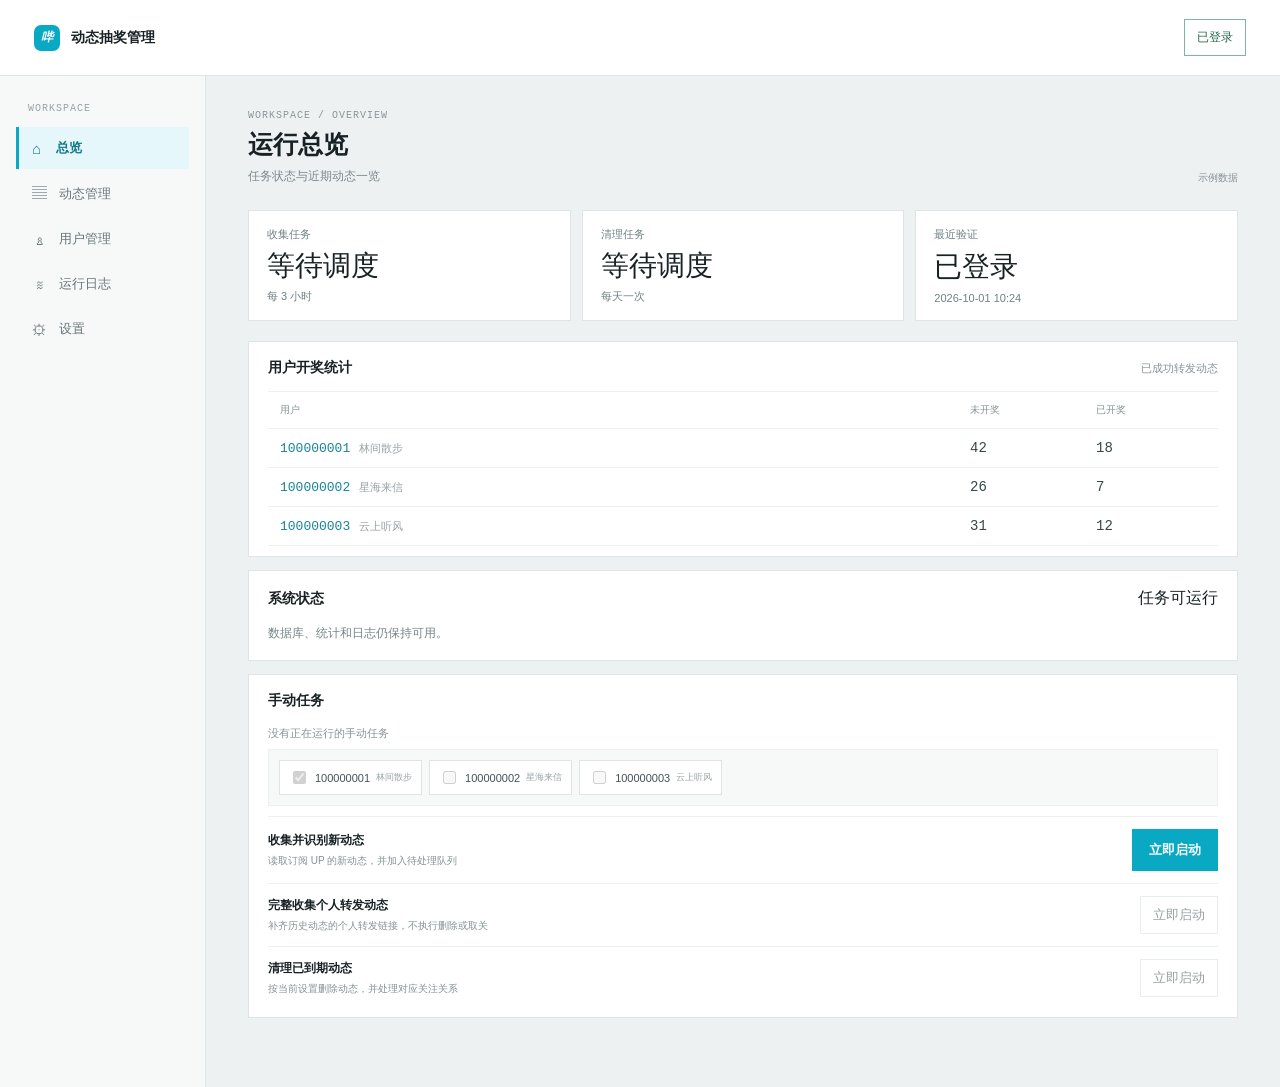
<file: admin-preview.html>
<!doctype html>
<html lang="zh-CN">
<head>
  <meta charset="utf-8">
  <meta name="viewport" content="width=device-width, initial-scale=1">
  <meta name="description" content="动态抽奖管理页面的脱敏静态预览">
  <title>Bili Draw Console · 脱敏预览</title>
  <link rel="stylesheet" href="admin_web/static/style.css">
</head>
<body>
  <header class="topbar">
    <div class="console-brand"><span class="bili-mark">哔</span><h1>动态抽奖管理</h1></div>
    <div class="badge ok" title="虚构示例状态">已登录</div>
  </header>
  <main class="layout">
    <aside class="rail">
      <p class="rail-caption">WORKSPACE</p>
      <button class="nav active" data-tab="overview"><span class="nav-glyph">⌂</span>总览</button>
      <button class="nav" data-tab="dynamics"><span class="nav-glyph">▤</span>动态管理</button>
      <button class="nav" data-tab="users"><span class="nav-glyph">♙</span>用户管理</button>
      <button class="nav" data-tab="logs"><span class="nav-glyph">≋</span>运行日志</button>
      <button class="nav" data-tab="settings"><span class="nav-glyph">⚙</span>设置</button>
    </aside>
    <section class="content">
      <div id="overview" class="tab active">
        <div class="section-head"><div><p class="kicker">WORKSPACE / OVERVIEW</p><h2>运行总览</h2><p class="page-subtitle">任务状态与近期动态一览</p></div><span>示例数据</span></div>
        <div class="metric-grid">
          <article class="metric"><span>收集任务</span><strong>等待调度</strong><small>每 3 小时</small></article>
          <article class="metric"><span>清理任务</span><strong>等待调度</strong><small>每天一次</small></article>
          <article class="metric"><span>最近验证</span><strong>已登录</strong><small>2026-10-01 10:24</small></article>
        </div>
        <div class="panel overview-draw-panel"><div class="panel-title"><h3>用户开奖统计</h3><span>已成功转发动态</span></div><div class="user-draw-stats">
          <div class="user-draw-head"><span>用户</span><span>未开奖</span><span>已开奖</span></div>
          <div class="user-draw-row"><div><strong>100000001</strong><span>林间散步</span></div><strong>42</strong><strong>18</strong></div>
          <div class="user-draw-row"><div><strong>100000002</strong><span>星海来信</span></div><strong>26</strong><strong>7</strong></div>
          <div class="user-draw-row"><div><strong>100000003</strong><span>云上听风</span></div><strong>31</strong><strong>12</strong></div>
        </div></div>
        <div class="panel"><div class="panel-title"><h3>系统状态</h3><span>任务可运行</span></div><p>数据库、统计和日志仍保持可用。</p></div>
        <div class="manual-actions panel">
          <div class="panel-title"><h3>手动任务</h3></div>
          <p class="manual-task-status">没有正在运行的手动任务</p>
          <div class="manual-user-picker">
            <label class="manual-user-option"><input type="checkbox" checked disabled><span>100000001</span><small>林间散步</small></label>
            <label class="manual-user-option"><input type="checkbox" disabled><span>100000002</span><small>星海来信</small></label>
            <label class="manual-user-option"><input type="checkbox" disabled><span>100000003</span><small>云上听风</small></label>
          </div>
          <div class="task-line"><div><strong>收集并识别新动态</strong><small>读取订阅 UP 的新动态，并加入待处理队列</small></div><button class="primary" disabled>立即启动</button></div>
          <div class="task-line"><div><strong>完整收集个人转发动态</strong><small>补齐历史动态的个人转发链接，不执行删除或取关</small></div><button class="secondary" disabled>立即启动</button></div>
          <div class="task-line"><div><strong>清理已到期动态</strong><small>按当前设置删除动态，并处理对应关注关系</small></div><button class="secondary" disabled>立即启动</button></div>
        </div>
      </div>
      <div id="dynamics" class="tab">
        <div class="section-head"><div><p class="kicker">QUEUE / DYNAMICS</p><h2>动态管理</h2><p class="page-subtitle">检查失败识别与疑似过期记录</p></div><div class="section-actions"><button class="secondary" disabled>刷新列表</button></div></div>
        <details class="fold" open>
          <summary>失败动态 <span>1</span></summary>
          <div class="section-actions queue-actions"><button class="secondary" disabled>全部重新识别</button><button class="secondary" disabled>全部标记页面丢失</button><span class="table-note">识别间隔 20–30 秒</span><button class="icon-button" title="刷新失败动态" disabled>↻</button></div>
          <div class="table-wrap dynamic-table"><table><thead><tr><th>动态</th><th>UP</th><th>入库时间</th><th>动态发布时间</th><th>开奖时间</th><th>状态</th><th>操作</th></tr></thead><tbody><tr><td><a href="#">https://t.bilibili.com/示例动态</a><span class="subline">动态 ID 100000000001</span></td><td>示例 UP</td><td>2026-10-01 10:10</td><td>2026-10-01 09:50</td><td>未识别</td><td><span class="state">识别失败</span></td><td><button class="secondary" disabled>页面丢失</button></td></tr></tbody></table></div>
        </details>
        <details class="fold">
          <summary>过期/疑似误判动态 <span>1</span></summary>
          <div class="section-actions queue-actions"><button class="secondary" disabled>全部重新识别（100条）</button><span class="table-note">按入库顺序处理 · 20–30 秒间隔</span><button class="icon-button" title="刷新过期动态" disabled>↻</button></div>
          <div class="table-wrap dynamic-table"><table><thead><tr><th>动态</th><th>UP</th><th>入库时间</th><th>动态发布时间</th><th>开奖时间</th><th>状态</th><th>操作</th></tr></thead><tbody><tr><td><a href="#">https://t.bilibili.com/示例动态</a><span class="subline">动态 ID 100000000002</span></td><td>示例 UP</td><td>2026-09-30 16:20</td><td>2026-09-29 12:00</td><td>2026-09-30 12:00</td><td><span class="state pending">疑似过期</span></td><td><button class="secondary" disabled>重新识别</button></td></tr></tbody></table></div>
        </details>
      </div>
      <div id="users" class="tab">
        <div class="section-head"><div><p class="kicker">ACCOUNTS / USERS</p><h2>用户管理</h2><p class="page-subtitle">管理独立的 B 站登录会话</p></div><div class="section-actions"><button class="primary" disabled>添加用户 / 扫码登录</button><button class="icon-button" title="刷新用户列表" disabled>↻</button></div></div>
        <div class="user-list">
          <article class="user-row"><div class="user-identity"><strong>100000001</strong><span class="user-remark">林间散步</span><small>林间散步</small></div><div class="user-state"><span class="state good">已登录</span><small>Cookie 已保存 · 2026-10-01 10:24</small></div><div class="user-edit"><input class="user-remark-input" value="林间散步" aria-label="用户备注" disabled><button class="secondary" disabled>保存备注</button></div><div class="user-actions"><button class="secondary" disabled>重新登录</button><button class="secondary" disabled>验证 Cookie</button><button class="secondary" disabled>停用</button></div></article>
          <article class="user-row"><div class="user-identity"><strong>100000002</strong><span class="user-remark">星海来信</span><small>星海来信</small></div><div class="user-state"><span class="state good">已登录</span><small>Cookie 已保存 · 2026-10-01 10:21</small></div><div class="user-edit"><input class="user-remark-input" value="星海来信" aria-label="用户备注" disabled><button class="secondary" disabled>保存备注</button></div><div class="user-actions"><button class="secondary" disabled>重新登录</button><button class="secondary" disabled>验证 Cookie</button><button class="secondary" disabled>停用</button></div></article>
          <article class="user-row"><div class="user-identity"><strong>100000003</strong><span class="user-remark">云上听风</span><small>云上听风</small></div><div class="user-state"><span class="state good">已登录</span><small>Cookie 已保存 · 2026-10-01 10:18</small></div><div class="user-edit"><input class="user-remark-input" value="云上听风" aria-label="用户备注" disabled><button class="secondary" disabled>保存备注</button></div><div class="user-actions"><button class="secondary" disabled>重新登录</button><button class="secondary" disabled>验证 Cookie</button><button class="secondary" disabled>停用</button></div></article>
        </div>
      </div>
      <div id="logs" class="tab">
        <div class="section-head"><div><p class="kicker">TRACE / SERVICE</p><h2>运行日志</h2><p class="page-subtitle">任务、登录与动态处理记录</p><span class="log-refresh-state">进入页面后每 3 秒刷新</span></div><div class="section-actions"><select title="日志显示范围" disabled><option>最近 200 行</option></select><label class="check"><input type="checkbox" disabled> 仅错误</label><button class="icon-button" title="立即刷新日志" disabled>↻</button></div></div>
        <section class="log-panel"><div class="log-box"><div class="log-row"><span class="log-time">2026-10-01 10:24:18,000</span><span class="log-level">INFO</span><span class="log-message">示例任务 · 收集任务完成，新增动态 12 条</span></div><div class="log-row"><span class="log-time">2026-10-01 10:23:51,000</span><span class="log-level">INFO</span><span class="log-message">示例用户 100000002 · 登录状态有效</span></div><div class="log-row"><span class="log-time">2026-10-01 10:22:06,000</span><span class="log-level">INFO</span><span class="log-message">动态识别 · 待开奖 3 条</span></div></div></section>
      </div>
      <div id="settings" class="tab">
        <div class="section-head"><div><p class="kicker">ACCOUNT</p><h2>账号设置</h2></div></div>
        <div class="settings-list">
          <section class="settings-entry">
            <div class="settings-label"><h3>过期动态清理</h3><p>设置到期动态的处理方式。</p></div>
            <div class="settings-control"><label class="setting-row"><span>清理方式</span><select disabled><option>删除动态并取关</option></select></label><p class="hint">当前删除本人过期动态，并在确认没有其他有效抽奖后取关相关 UP。</p><button class="primary" disabled>保存清理设置</button></div>
          </section>
          <section class="settings-entry">
            <div class="settings-label"><h3>扫描数量</h3><p>控制单轮动态扫描上限。</p></div>
            <div class="settings-control"><label class="setting-row"><span>单轮最大检查数</span><input type="number" value="100" disabled></label><p class="hint">保存后用于后续扫描任务，并在重启后保留。</p><button class="primary" disabled>保存扫描设置</button></div>
          </section>
          <details class="settings-entry settings-ups">
            <summary class="settings-entry-summary"><span class="settings-label"><strong>订阅 UP</strong><small>前端追加订阅与环境变量合并结果</small></span><span class="settings-entry-value">追加 2 项 · 最终生效 4 项</span></summary>
            <div class="settings-entry-detail">
              <label class="stacked-field"><span>前端追加订阅</span><textarea rows="6" disabled>示例 UP 一
示例 UP 二</textarea></label>
              <p class="hint">不会覆盖 .env；保存后与 .env 的 ups 合并去重，下一轮收集任务生效。</p>
              <div class="up-summary"><span>.env 保底</span><code>示例 UP A | 示例 UP B</code><span>最终生效</span><code>示例 UP A | 示例 UP B | 示例 UP 一 | 示例 UP 二</code></div>
              <button class="primary" disabled>保存订阅 UP</button>
            </div>
          </details>
          <section class="settings-entry">
            <div class="settings-label"><h3>安全边界</h3></div>
            <p class="settings-description">管理端仅绑定本机。Cookie 只保存到容器共享目录，不显示在页面，也不写入数据库。</p>
          </section>
        </div>
      </div>
    </section>
  </main>
  <script>
    document.querySelectorAll(".nav").forEach(button=>button.addEventListener("click",()=>{
      document.querySelectorAll(".tab").forEach(tab=>tab.classList.toggle("active",tab.id===button.dataset.tab));
      document.querySelectorAll(".nav").forEach(item=>item.classList.toggle("active",item===button));
    }));
  </script>
</body>
</html>
</file>
<file: admin_web/static/style.css>
:root{--ink:#182124;--muted:#788486;--paper:#f3f6f3;--line:#d6dfdb;--signal:#e85d3f;--white:#fff;--mono:"IBM Plex Mono","Cascadia Mono",monospace}
*{box-sizing:border-box}body{margin:0;background:var(--paper);color:var(--ink);font-family:Inter,"Microsoft YaHei",sans-serif}.topbar{height:108px;padding:24px 38px;display:flex;align-items:center;justify-content:space-between;border-bottom:1px solid var(--line);background:#e7efea}h1,h2,h3,p{margin:0}h1{font-size:25px}.kicker{font:11px var(--mono);letter-spacing:1.6px;color:var(--muted);margin-bottom:7px}.badge{font:12px var(--mono);padding:9px 12px;border:1px solid var(--line);background:var(--white)}.badge.ok{border-color:#7fb49e;color:#24664a}.badge.bad{border-color:#e9a18f;color:#a33a26}.layout{display:grid;grid-template-columns:190px minmax(0,1fr);min-height:calc(100vh - 108px)}.rail{padding:26px 18px;border-right:1px solid var(--line);background:#edf3ef}.nav{width:100%;border:0;background:transparent;text-align:left;padding:13px 14px;margin-bottom:5px;color:var(--muted);font-size:14px;cursor:pointer}.nav.active,.nav:hover{background:var(--ink);color:var(--white)}.content{max-width:1200px;width:100%;padding:36px 42px}.tab{display:none}.tab.active{display:block}.section-head{display:flex;justify-content:space-between;align-items:flex-end;margin-bottom:25px}h2{font-size:32px;font-weight:650}.section-head>span{font:11px var(--mono);color:var(--muted)}.metric-grid{display:grid;grid-template-columns:repeat(4,1fr);gap:12px;margin-bottom:28px}.metric,.panel{background:var(--white);border:1px solid var(--line);padding:20px}.metric{min-height:135px;display:flex;flex-direction:column;justify-content:space-between}.metric span,.metric small{font-size:12px;color:var(--muted)}.metric strong{font:32px var(--mono);font-weight:500}.metric.warning strong{color:var(--signal)}.panel-title{display:flex;justify-content:space-between;align-items:center;margin-bottom:12px}.panel h3,.panel-title h3{font-size:15px}.panel p{font-size:14px;line-height:1.7;color:var(--muted)}.icon-button{border:1px solid var(--line);background:var(--white);font-size:20px;width:38px;height:38px;cursor:pointer}.failure-list{display:grid;gap:10px}.failure{background:var(--white);border-left:4px solid var(--signal);padding:17px 19px;display:flex;justify-content:space-between;gap:20px;align-items:center}.failure a{color:var(--ink);text-decoration:none;font-weight:600}.failure small{display:block;color:var(--muted);margin-top:7px}.failure code{font:11px var(--mono);color:var(--signal)}.fold{margin-top:18px;border-top:1px solid var(--line);padding-top:18px;color:var(--muted)}.fold summary{cursor:pointer;color:var(--ink)}.log-box{min-height:420px;background:#192326;color:#d6eee3;padding:20px;overflow:auto;font:12px/1.7 var(--mono);white-space:pre-wrap}.settings-grid{display:grid;grid-template-columns:1.3fr 1fr;gap:14px}.primary{border:0;background:var(--signal);color:white;padding:12px 17px;cursor:pointer;font-weight:600}.secondary{border:1px solid var(--line);background:var(--white);color:var(--ink);padding:9px 12px;cursor:pointer}.modal-actions{display:flex;gap:8px;align-items:center}.hint{margin-top:13px!important;font-size:12px!important}.hidden{display:none}.modal{position:fixed;inset:0;z-index:20;display:grid;place-items:center}.modal.hidden{display:none}.modal-backdrop{position:absolute;inset:0;background:rgba(24,33,36,.62)}.modal-card{position:relative;width:min(920px,calc(100vw - 32px));background:var(--paper);border:1px solid var(--line);box-shadow:0 24px 70px rgba(24,33,36,.25);padding:22px}.modal-head{display:flex;align-items:flex-start;justify-content:space-between;margin-bottom:17px}.modal-head h3{font-size:22px}.browser-frame{position:relative;height:min(620px,70vh);background:#111;border:1px solid #273235;overflow:hidden}.browser-frame iframe{display:block;width:100%;height:100%;border:0;background:#111}.browser-loading{position:absolute;inset:0;display:grid;place-items:center;color:#d6eee3;font:13px var(--mono);background:#192326}.browser-loading.hidden{display:none}.modal-foot{display:flex;justify-content:space-between;gap:16px;padding-top:14px;color:var(--muted);font-size:12px}.modal-foot span:last-child{font-family:var(--mono);color:var(--ink)}@media(max-width:760px){.topbar{height:auto;padding:22px}.layout{display:block}.rail{display:flex;overflow:auto;border-right:0;border-bottom:1px solid var(--line);padding:10px}.nav{white-space:nowrap;width:auto;margin:0}.content{padding:25px 18px}.metric-grid{grid-template-columns:repeat(2,1fr)}.settings-grid{grid-template-columns:1fr}h2{font-size:27px}.failure{display:block}.failure code{display:block;margin-top:12px}.modal-card{padding:15px}.browser-frame{height:65vh}.modal-foot{display:block}.modal-foot span{display:block;margin-top:6px}}
:root{--ink:#182124;--muted:#788486;--paper:#f3f6f3;--line:#d6dfdb;--signal:#e85d3f;--white:#fff;--mono:"IBM Plex Mono","Cascadia Mono",monospace}.failure-actions,.section-actions{display:flex;align-items:center;gap:8px}.secondary:disabled{opacity:.55;cursor:wait}
.modal-backdrop{background:rgba(24,34,38,.32)}.modal-card{width:min(440px,calc(100vw - 32px));padding:0;background:var(--white)}.modal-head{height:60px;align-items:center;margin:0;padding:0 21px;border-bottom:1px solid #e7ecee}.modal-head h3{font-size:15px;font-weight:650}.login-title{display:flex;align-items:center;gap:10px}.bili-mark{display:grid;place-items:center;width:25px;height:25px;border-radius:7px;background:#09a9c4;color:#fff;font-weight:800;font-size:12px;font-style:italic}.modal-head .icon-button{border:0;background:transparent;color:var(--muted)}.qr-login-panel{padding:27px 32px 20px;text-align:center}.qr-status{display:flex;justify-content:center;align-items:center;gap:7px;color:var(--muted);font-size:11px;margin-bottom:21px}.status-dot{width:6px;height:6px;border-radius:50%;background:#e7a34a}.qr-frame{width:226px;height:226px;padding:11px;border:1px solid #e1e8ea;margin:0 auto 18px;display:grid;place-items:center;position:relative}.qr-frame img{width:100%;height:100%;object-fit:contain;display:none}.qr-frame img.ready{display:block}.qr-frame img.ready+#qrPlaceholder{display:none}#qrPlaceholder{position:absolute;inset:11px;display:grid;place-items:center;color:var(--muted);font-size:12px;background:var(--white)}.qr-login-panel strong{font-size:13px;font-weight:600}.qr-caption{margin-top:7px!important;color:#849094;font-size:11px!important}.qr-actions{padding:0 21px 18px;display:flex;justify-content:center}.qr-actions .secondary{height:36px;min-width:145px;border-color:#d6e0e2;color:#455256;font-size:12px}.modal-foot{padding:12px 21px;border-top:1px solid #edf0f1;background:#fbfcfc;font-size:10px;color:#919b9e}.modal-foot span:last-child{white-space:nowrap;font-family:var(--mono);color:var(--muted)}
.setting-row{display:flex;align-items:center;justify-content:space-between;gap:16px;margin:18px 0 12px;color:var(--muted);font-size:13px}.setting-row select{min-width:220px;border:1px solid var(--line);background:var(--white);padding:10px;color:var(--ink)}
.stacked-field{display:grid;gap:10px;margin:18px 0 12px;color:var(--muted);font-size:13px}.stacked-field textarea{width:100%;resize:vertical;border:1px solid var(--line);background:var(--white);padding:12px;color:var(--ink);font:13px/1.6 var(--mono)}.up-summary{display:grid;grid-template-columns:auto minmax(0,1fr);gap:8px 12px;margin:14px 0;color:var(--muted);font-size:12px}.up-summary code{display:block;overflow:auto;white-space:nowrap;color:var(--ink);font:12px var(--mono);background:var(--paper);border:1px solid var(--line);padding:8px}
.log-box{height:min(62vh,680px);min-height:280px;overflow:auto;overscroll-behavior:contain;scrollbar-gutter:stable}
.log-refresh-state{display:block;margin-top:7px;color:var(--muted);font-size:11px}
.topbar{height:76px;padding:0 34px;background:#fff;border-color:#dfe5e7}
.console-brand{display:flex;align-items:center;gap:11px}
.console-brand h1{font-size:14px;font-weight:700}
.console-brand .bili-mark{width:26px;height:26px;border-radius:7px;font-size:12px}
.layout{grid-template-columns:206px minmax(0,1fr);min-height:calc(100vh - 76px);background:#edf1f2}
.rail{padding:27px 16px;background:#f7f9f9;border-color:#dfe5e7}
.rail-caption{padding:0 12px 10px;color:#98a2a5;font:10px var(--mono);letter-spacing:1px}
.nav{display:flex;align-items:center;gap:11px;padding:12px;margin:3px 0;border-left:3px solid transparent;color:#687579;font-size:13px}
.nav-glyph{width:17px;text-align:center;font-size:15px}
.nav.active,.nav:hover{padding-left:9px;background:#e5f7fa;color:#11798a;border-left-color:#09a9c4;font-weight:650}
.content{max-width:1280px;padding:34px 42px 56px}
.section-head{align-items:flex-end;margin-bottom:25px}
.section-head h2{font-size:25px;font-weight:650}
.section-head .kicker{font-size:10px;letter-spacing:1px;color:#899699}
.page-subtitle{margin-top:7px;color:#7c898d;font-size:12px}
.section-head>span{font:10px var(--mono);color:#879397}
.metric-grid{grid-template-columns:repeat(3,minmax(0,1fr));gap:11px;margin-bottom:20px}
.metric,.panel{border-color:#dfe5e7;background:#fff}
.metric{min-height:111px;padding:16px 18px}
.metric span,.metric small{font-size:11px;color:#718084}
.metric strong{font-size:28px}
.metric.warning strong{color:#d95d43}
.panel{padding:17px 19px;margin-bottom:13px}
.panel-title{margin-bottom:14px}
.panel h3,.panel-title h3{font-size:14px}
.panel p{font-size:12px;line-height:1.7;color:#768488}
.manual-actions{padding:17px 19px 8px}
.task-line{display:grid;grid-template-columns:minmax(0,1fr) auto;align-items:center;gap:15px;padding:12px 0;border-top:1px solid #edf0f1;font-size:12px}
.task-line:first-of-type{border-top:0}
.task-line strong{display:block;font-size:12px}
.task-line small{display:block;margin-top:5px;color:#859194;font-size:10px}
.manual-task-status{margin:0 0 6px!important;color:#879397!important;font-size:11px!important}
.primary{background:#09a9c4;color:#fff}
.secondary{border-color:#d6e0e2;color:#455256}
.failure{border:1px solid #dfe5e7;border-left:3px solid #d95d43;padding:14px 16px}
.fold{border-color:#dfe5e7}
.fold summary{font-size:13px}
.failure-list{gap:8px}
.settings-grid{grid-template-columns:repeat(2,minmax(0,1fr));gap:12px}
.settings-grid>.panel{padding:18px}
.settings-grid .hint{font-size:11px!important}
.log-box{height:min(62vh,680px);min-height:280px;padding:16px 18px;font-size:11px;line-height:1.85}
.log-refresh-state{color:#879397}
.modal-backdrop{background:rgba(24,34,38,.32)}
.dynamic-table{overflow:auto;border:1px solid #dfe5e7;background:#fff}
.dynamic-table table{width:100%;min-width:880px;border-collapse:collapse}
.dynamic-table th,.dynamic-table td{padding:11px 12px;border-bottom:1px solid #edf0f1;text-align:left;font-size:11px;vertical-align:middle}
.dynamic-table th{background:#f7f9f9;color:#758286;font-weight:600;white-space:nowrap}
.dynamic-table td{color:#394649}
.dynamic-table td a{color:#16849a;text-decoration:none}
.dynamic-table .subline{display:block;margin-top:5px;color:#899598;font-size:10px}
.dynamic-table .state{display:inline-block;padding:4px 7px;background:#fff5f1;color:#aa4e37;font-size:10px;white-space:nowrap}
.dynamic-table .state.pending{background:#eff8fb;color:#28798b}
.empty-table{padding:24px;color:#768488;font-size:12px}
.table-note{font:10px var(--mono);color:#879397}
.log-panel{border:1px solid #dfe5e7;background:#fff;padding:0;overflow:hidden}
.log-box{display:block;margin:0;background:#192326;color:#dce7e3}
.log-box{height:min(62vh,680px);overflow:auto;padding:16px 18px;font:11px/1.85 var(--mono);white-space:normal}
.log-row{display:grid;grid-template-columns:132px 70px minmax(0,1fr);gap:12px;border-bottom:1px solid #2b393c;padding:3px 0;min-height:22px}
.log-time{color:#98aaa9}.log-level{color:#70c5a0}.log-level.error{color:#ef896e}.log-message{overflow-wrap:anywhere}
.manual-user-picker{display:flex;flex-wrap:wrap;gap:7px;margin:0 0 10px;padding:10px;background:#f7f9f9;border:1px solid #edf0f1}
.manual-user-option{display:flex;align-items:center;gap:6px;padding:7px 9px;border:1px solid #dfe5e7;background:#fff;color:#455256;font-size:11px;cursor:pointer}
.manual-user-option small{color:#98a2a5}
.user-list{display:grid;gap:9px}
.user-row{display:grid;grid-template-columns:minmax(150px,1.1fr) minmax(150px,1fr) minmax(180px,1.2fr) auto;gap:14px;align-items:center;padding:14px 16px;background:#fff;border:1px solid #dfe5e7}
.user-identity strong{display:block;color:#16849a;font:14px var(--mono)}
.user-identity small,.user-state small{display:block;margin-top:5px;color:#879397;font-size:10px}
.user-remark{display:block;margin-top:4px;color:#879397;font-size:12px}
.user-state{font-size:11px;color:#455256}
.user-state .state{display:inline-block;padding:4px 7px;background:#f1f5f5;color:#687579}
.user-state .state.good{background:#eaf7f1;color:#287354}
.user-state .state.bad{background:#fff3ef;color:#aa4e37}
.user-edit{display:flex;gap:6px}
.user-remark-input{min-width:0;width:100%;border:1px solid #d6e0e2;padding:8px 9px;color:var(--ink)}
.user-actions{display:flex;gap:6px;flex-wrap:wrap;justify-content:flex-end}
.overview-draw-panel{padding-bottom:10px}
.overview-draw-panel .panel-title>span{font-size:11px;color:#879397}
.user-draw-stats{border-top:1px solid #edf0f1}
.user-draw-head,.user-draw-row{display:grid;grid-template-columns:minmax(0,1fr) 110px 110px;gap:16px;align-items:center;padding:11px 12px;border-bottom:1px solid #edf0f1;font-size:12px}
.user-draw-head{color:#879397;font-size:10px}
.user-draw-row>div strong{font:13px var(--mono);color:#16849a}
.user-draw-row>div span{margin-left:9px;color:#98a2a5;font-size:11px}
.user-draw-row>strong{font:14px var(--mono);font-weight:500;color:#394649}
.settings-list{border-top:1px solid #dfe5e7;background:#fff}
.settings-entry{display:grid;grid-template-columns:minmax(160px,220px) minmax(0,1fr);gap:16px;align-items:center;padding:16px 20px;border-bottom:1px solid #edf0f1}
.settings-label h3,.settings-label strong{display:block;margin:0;color:#394649;font-size:13px;font-weight:600}
.settings-label p,.settings-label small{display:block;margin:6px 0 0;color:#879397;font-size:11px;line-height:1.6}
.settings-control{min-width:0;display:flex;align-items:center;flex-wrap:wrap;gap:10px 14px}
.settings-entry .setting-row{flex:1 1 300px;margin:0}
.settings-entry .hint{flex:1 1 200px;margin:0!important}
.settings-ups{display:grid;grid-template-columns:inherit}
.settings-entry-summary{grid-column:1/-1;display:grid;grid-template-columns:inherit;align-items:center;gap:16px;cursor:pointer}
.settings-entry-summary .settings-label{min-width:0}
.settings-entry-value{justify-self:start;color:#687579;font-size:11px;white-space:nowrap}
.settings-entry[open]>.settings-entry-summary{margin-bottom:16px}
.settings-entry-detail{grid-column:2;padding:16px 0 0;border-top:1px solid #edf0f1}
.settings-entry-detail .stacked-field{margin:0 0 12px}
.settings-description{margin:0!important;line-height:1.6}
@media(max-width:600px){.settings-entry{grid-template-columns:1fr;gap:10px}.settings-entry-summary{grid-template-columns:minmax(0,1fr) auto;gap:10px}.settings-entry-detail{grid-column:1}}
@media(max-width:850px){.layout{grid-template-columns:160px minmax(0,1fr)}.content{padding:28px 22px}.metric-grid{grid-template-columns:repeat(2,minmax(0,1fr))}}
@media(max-width:760px){.topbar{height:62px;padding:0 16px}.layout{display:block;min-height:calc(100vh - 62px)}.rail{display:flex;gap:3px;overflow-x:auto;padding:8px 10px;border-right:0;border-bottom:1px solid #dfe5e7}.rail-caption{display:none}.nav{width:auto;min-width:max-content;padding:10px;margin:0}.nav.active,.nav:hover{padding-left:9px}.content{padding:24px 15px 40px}.section-head{align-items:flex-start;flex-direction:column;margin-bottom:19px}.metric-grid{gap:8px}.metric{min-height:100px;padding:13px}.metric strong{font-size:24px}.settings-grid{grid-template-columns:1fr}.failure{display:block}.failure code{display:block;margin-top:12px}.user-row{grid-template-columns:1fr;gap:9px}.user-actions{justify-content:flex-start}.user-edit{max-width:100%}.user-draw-head,.user-draw-row{grid-template-columns:minmax(0,1fr) 78px 78px;gap:9px;padding-left:8px;padding-right:8px}}
</file>
